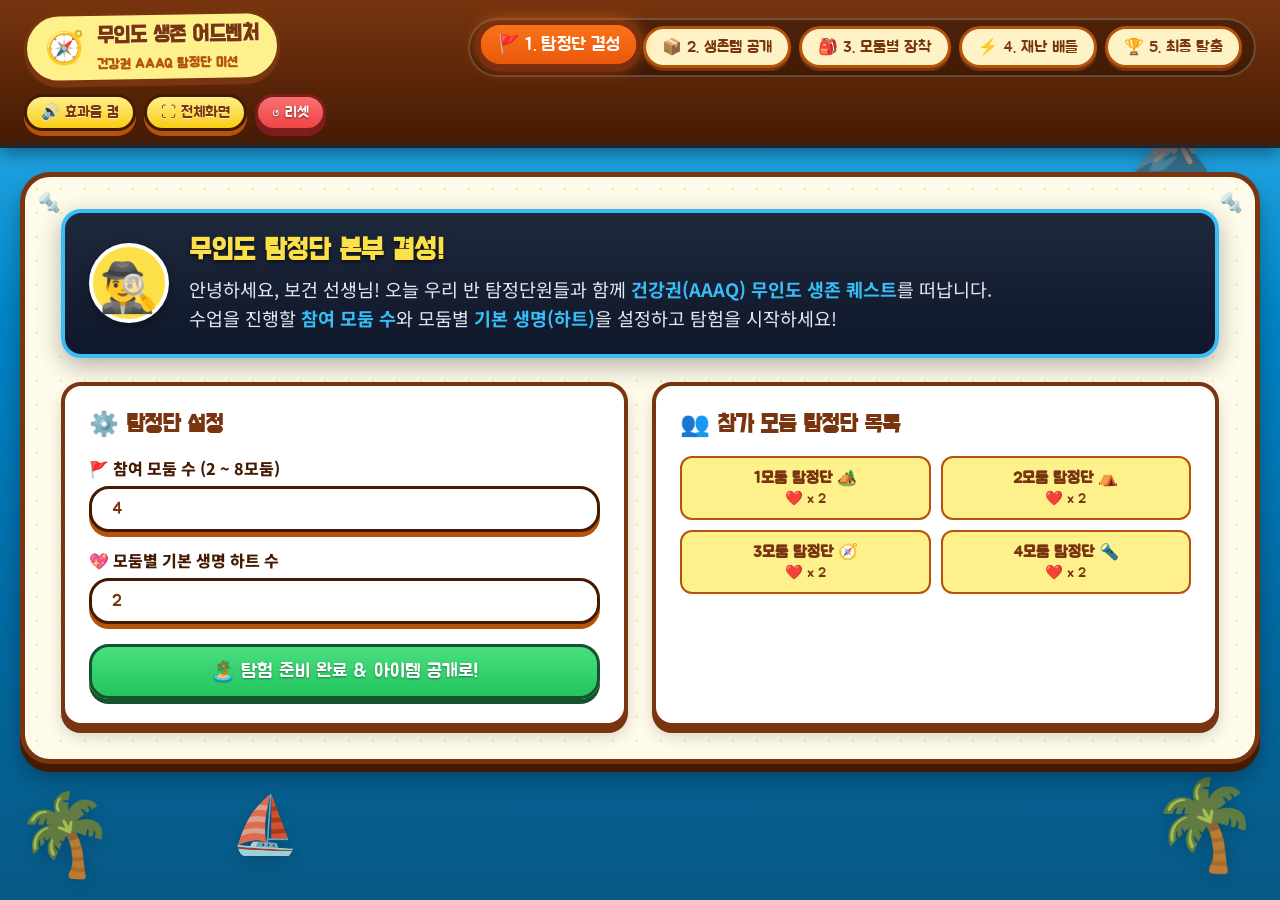
<file: AI연구회/index.html>
<!DOCTYPE html>
<html lang="ko">
<head>
  <meta charset="UTF-8">
  <meta name="viewport" content="width=device-width, initial-scale=1.0">
  <title>🏝️ 무인도에서 살아남기 · 건강권 AAAQ 어드벤처</title>
  <meta name="description" content="중학교 보건수업 건강권(AAAQ) 탐정단 무인도 생존 어드벤처 게임 및 교사용 대시보드">
  <link rel="stylesheet" href="css/style.css">
</head>
<body>

  <!-- Floating Island Environment Background Props -->
  <div class="game-bg-decorations">
    <div class="cloud cloud-1"></div>
    <div class="cloud cloud-2"></div>
    <div class="cloud cloud-3"></div>
    <div class="island-prop prop-palm-left">🌴</div>
    <div class="island-prop prop-palm-right">🌴</div>
    <div class="island-prop prop-volcano">🌋</div>
    <div class="island-prop prop-ship">⛵</div>
  </div>

  <!-- Game Top Navigation Header -->
  <header class="game-top-bar">
    <div class="game-nav-container">
      <div class="game-logo">
        <span class="compass-icon">🧭</span>
        <div>
          <h1>무인도 생존 어드벤처</h1>
          <span>건강권 AAAQ 탐정단 미션</span>
        </div>
      </div>

      <!-- Quest Stage Chips -->
      <nav class="quest-step-bar" aria-label="탐험 단계">
        <button class="quest-chip active" data-step="1">🚩 1. 탐정단 결성</button>
        <button class="quest-chip" data-step="2">📦 2. 생존템 공개</button>
        <button class="quest-chip" data-step="3">🎒 3. 모둠별 장착</button>
        <button class="quest-chip" data-step="4">⚡ 4. 재난 배틀</button>
        <button class="quest-chip" data-step="5">🏆 5. 최종 탈출</button>
      </nav>

      <!-- Quick Game Utility Controls -->
      <div style="display: flex; gap: 8px; align-items: center;">
        <button id="btnSoundToggle" class="game-btn" style="padding: 6px 14px; font-size: 0.95rem;">🔊 효과음 켬</button>
        <button id="btnFullscreen" class="game-btn" style="padding: 6px 14px; font-size: 0.95rem;">⛶ 전체화면</button>
        <button id="btnResetAll" class="game-btn game-btn-danger" style="padding: 6px 14px; font-size: 0.95rem;">↺ 리셋</button>
      </div>
    </div>
  </header>

  <!-- Main Game Stage -->
  <main class="game-main-stage">
    <!-- Step 1: 탐정단 결성 (모둠 설정) -->
    <section id="stepSection1" class="view-section active"></section>

    <!-- Step 2: 생존템 공개 (8가지 건강권 카드) -->
    <section id="stepSection2" class="view-section"></section>

    <!-- Step 3: 모둠별 장착 현황 (교사용 대시보드 인벤토리) -->
    <section id="stepSection3" class="view-section"></section>

    <!-- Step 4: 재난 배틀 시뮬레이션 (위기 극복 레이드) -->
    <section id="stepSection4" class="view-section"></section>

    <!-- Step 5: 최종 탈출 결과 & 건강권(AAAQ) 배움 정리 -->
    <section id="stepSection5" class="view-section"></section>
  </main>

  <!-- Sound & Application Logic -->
  <script src="js/app.js"></script>
</body>
</html>
</file>
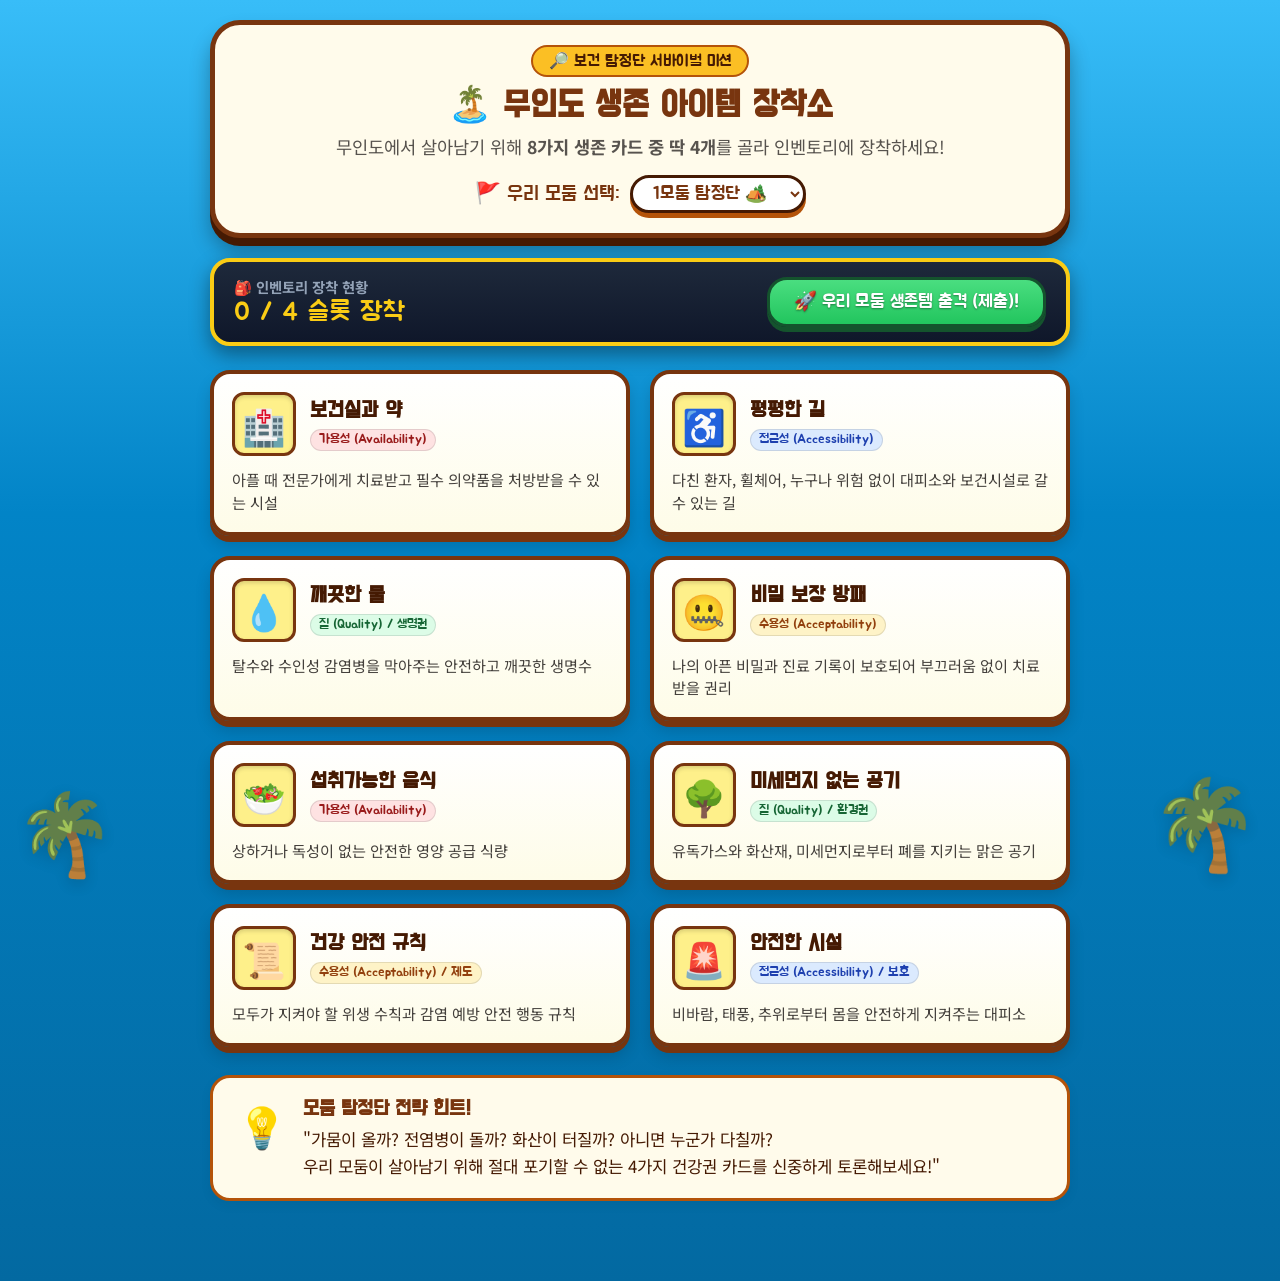
<file: AI연구회/student.html>
<!DOCTYPE html>
<html lang="ko">
<head>
  <meta charset="UTF-8">
  <meta name="viewport" content="width=device-width, initial-scale=1.0">
  <title>🎒 [학생용] 무인도 생존 아이템 장착소</title>
  <meta name="description" content="중학교 보건수업 건강권(AAAQ) 탐정단 학생용 생존 인벤토리 장착 화면">
  <link rel="stylesheet" href="css/style.css">
  <style>
    .student-page-body {
      background: linear-gradient(180deg, #38bdf8 0%, #0284c7 40%, #0369a1 100%);
      min-height: 100vh;
      padding: 20px 14px 80px;
    }
    .student-app-wrapper {
      max-width: 860px;
      margin: 0 auto;
      position: relative;
      z-index: 10;
    }
    .game-team-banner {
      background: #fffbeb;
      border: 5px solid #78350f;
      border-radius: var(--radius-lg);
      padding: 20px 24px;
      box-shadow: var(--box-shadow-game);
      text-align: center;
      margin-bottom: 20px;
      position: relative;
    }
    .game-team-banner h1 {
      font-family: var(--font-title);
      font-size: 2.2rem;
      color: #78350f;
      margin-bottom: 6px;
    }
    .inventory-status-bar {
      background: linear-gradient(180deg, #1e293b 0%, #0f172a 100%);
      border: 4px solid #facc15;
      border-radius: var(--radius-md);
      padding: 14px 20px;
      display: flex;
      justify-content: space-between;
      align-items: center;
      position: sticky;
      top: 12px;
      z-index: 90;
      box-shadow: 0 8px 20px rgba(0,0,0,0.4);
      margin-bottom: 20px;
    }
    .slot-counter-title {
      font-size: 0.9rem;
      color: #94a3b8;
      font-weight: 700;
    }
    .slot-counter-value {
      font-family: var(--font-game);
      font-size: 1.6rem;
      color: #facc15;
      letter-spacing: 1px;
    }
    .success-alert-box {
      display: none;
      background: linear-gradient(180deg, #dcfce7 0%, #bbf7d0 100%);
      border: 3px solid #16a34a;
      border-radius: var(--radius-md);
      padding: 16px;
      color: #14532d;
      font-family: var(--font-game);
      font-size: 1.2rem;
      text-align: center;
      margin-bottom: 20px;
      box-shadow: 0 6px 16px rgba(0,0,0,0.15);
      animation: popSuccess 0.3s cubic-bezier(0.34, 1.56, 0.64, 1);
    }
    .success-alert-box.active {
      display: block;
    }
    @keyframes popSuccess {
      from { transform: scale(0.9); opacity: 0; }
      to { transform: scale(1); opacity: 1; }
    }
  </style>
</head>
<body class="student-page-body">

  <!-- Background Animated Clouds and Island Props -->
  <div class="game-bg-decorations">
    <div class="cloud cloud-1"></div>
    <div class="cloud cloud-2"></div>
    <div class="island-prop prop-palm-left">🌴</div>
    <div class="island-prop prop-palm-right">🌴</div>
  </div>

  <div class="student-app-wrapper">
    <!-- Header Team Select -->
    <header class="game-team-banner">
      <div style="display: inline-block; background: #fbbf24; border: 2px solid #b45309; padding: 4px 16px; border-radius: var(--radius-full); font-family: var(--font-game); font-size: 1rem; color: #451a03; margin-bottom: 6px;">
        🔎 보건 탐정단 서바이벌 미션
      </div>
      <h1>🏝️ 무인도 생존 아이템 장착소</h1>
      <p style="font-size: 1.1rem; color: #57534e; margin-bottom: 16px;">
        무인도에서 살아남기 위해 <strong>8가지 생존 카드 중 딱 4개</strong>를 골라 인벤토리에 장착하세요!
      </p>

      <div style="display: flex; justify-content: center; align-items: center; gap: 10px;">
        <label for="selectMyTeam" style="font-family: var(--font-title); font-size: 1.3rem; color: #78350f;">
          🚩 우리 모둠 선택:
        </label>
        <select id="selectMyTeam" class="game-btn" style="padding: 6px 16px; font-size: 1.1rem; background: #ffffff; color: #78350f;">
          <option value="1">1모둠 탐정단 🏕️</option>
          <option value="2">2모둠 탐정단 ⛺</option>
          <option value="3">3모둠 탐정단 🧭</option>
          <option value="4">4모둠 탐정단 🔦</option>
          <option value="5">5모둠 탐정단 🗺️</option>
          <option value="6">6모둠 탐정단 🛡️</option>
          <option value="7">7모둠 탐정단 ⛵</option>
          <option value="8">8모둠 탐정단 🏝️</option>
        </select>
      </div>
    </header>

    <!-- Sticky Counter Bar -->
    <div class="inventory-status-bar">
      <div>
        <div class="slot-counter-title">🎒 인벤토리 장착 현황</div>
        <div class="slot-counter-value" id="slotCounter">0 / 4 슬롯 장착</div>
      </div>
      <button id="btnSubmitTeamPicks" class="game-btn game-btn-success" style="font-size: 1.15rem; padding: 10px 24px;">
        🚀 우리 모둠 생존템 출격 (제출)!
      </button>
    </div>

    <!-- Success Feedback Notification -->
    <div id="successToast" class="success-alert-box">
      🎉 <span id="toastTeamName">1모둠</span>의 생존 아이템 4개가 <strong>교사용 대시보드 화면에 성공적으로 전송</strong>되었습니다!
    </div>

    <!-- 8 Survival Cards Grid -->
    <div class="game-items-grid" id="studentItemsGrid">
      <!-- Injected via JS -->
    </div>

    <!-- Strategy Coaching Box -->
    <div class="teacher-quest-guide" style="margin-top: 28px; background: #fffbeb; border-color: #b45309;">
      <span class="guide-icon">💡</span>
      <div>
        <h5 style="color: #78350f;">모둠 탐정단 전략 힌트!</h5>
        <p style="color: #451a03;">
          "가뭄이 올까? 전염병이 돌까? 화산이 터질까? 아니면 누군가 다칠까?<br>
          우리 모둠이 살아남기 위해 절대 포기할 수 없는 4가지 건강권 카드를 신중하게 토론해보세요!"
        </p>
      </div>
    </div>
  </div>

  <script>
    const SURVIVAL_ITEMS = [
      {
        id: "health_room",
        name: "보건실과 약",
        icon: "🏥",
        categoryName: "가용성 (Availability)",
        tagClass: "aaaq-tag-a1",
        desc: "아플 때 전문가에게 치료받고 필수 의약품을 처방받을 수 있는 시설"
      },
      {
        id: "flat_path",
        name: "평평한 길",
        icon: "♿",
        categoryName: "접근성 (Accessibility)",
        tagClass: "aaaq-tag-a2",
        desc: "다친 환자, 휠체어, 누구나 위험 없이 대피소와 보건시설로 갈 수 있는 길"
      },
      {
        id: "clean_water",
        name: "깨끗한 물",
        icon: "💧",
        categoryName: "질 (Quality) / 생명권",
        tagClass: "aaaq-tag-q",
        desc: "탈수와 수인성 감염병을 막아주는 안전하고 깨끗한 생명수"
      },
      {
        id: "privacy_shield",
        name: "비밀 보장 방패",
        icon: "🤐",
        categoryName: "수용성 (Acceptability)",
        tagClass: "aaaq-tag-a3",
        desc: "나의 아픈 비밀과 진료 기록이 보호되어 부끄러움 없이 치료받을 권리"
      },
      {
        id: "safe_food",
        name: "섭취가능한 음식",
        icon: "🥗",
        categoryName: "가용성 (Availability)",
        tagClass: "aaaq-tag-a1",
        desc: "상하거나 독성이 없는 안전한 영양 공급 식량"
      },
      {
        id: "clean_air",
        name: "미세먼지 없는 공기",
        icon: "🌳",
        categoryName: "질 (Quality) / 환경권",
        tagClass: "aaaq-tag-q",
        desc: "유독가스와 화산재, 미세먼지로부터 폐를 지키는 맑은 공기"
      },
      {
        id: "safety_rules",
        name: "건강 안전 규칙",
        icon: "📜",
        categoryName: "수용성 (Acceptability) / 제도",
        tagClass: "aaaq-tag-a3",
        desc: "모두가 지켜야 할 위생 수칙과 감염 예방 안전 행동 규칙"
      },
      {
        id: "safe_facility",
        name: "안전한 시설",
        icon: "🚨",
        categoryName: "접근성 (Accessibility) / 보호",
        tagClass: "aaaq-tag-a2",
        desc: "비바람, 태풍, 추위로부터 몸을 안전하게 지켜주는 대피소"
      }
    ];

    let selectedItemIds = [];
    let broadcastChannel = null;

    if ('BroadcastChannel' in window) {
      broadcastChannel = new BroadcastChannel('health_rights_island_sync');
    }

    // Audio synthesizer
    const playTone = (freq, type = 'sine', duration = 0.1) => {
      try {
        const AudioCtx = window.AudioContext || window.webkitAudioContext;
        if (!AudioCtx) return;
        const ctx = new AudioCtx();
        const osc = ctx.createOscillator();
        const gain = ctx.createGain();
        osc.type = type;
        osc.frequency.setValueAtTime(freq, ctx.currentTime);
        gain.gain.setValueAtTime(0.2, ctx.currentTime);
        gain.gain.exponentialRampToValueAtTime(0.0001, ctx.currentTime + duration);
        osc.connect(gain);
        gain.connect(ctx.destination);
        osc.start();
        osc.stop(ctx.currentTime + duration);
      } catch (e) {}
    };

    function renderCards() {
      const grid = document.getElementById('studentItemsGrid');
      grid.innerHTML = SURVIVAL_ITEMS.map(item => {
        const isSelected = selectedItemIds.includes(item.id);
        return `
          <div class="game-item-card ${isSelected ? 'selected' : ''}" data-id="${item.id}">
            <div class="game-item-header">
              <div class="game-item-icon-frame">${item.icon}</div>
              <div class="game-item-title">
                <h4>${item.name}</h4>
                <span class="aaaq-badge ${item.tagClass}">${item.categoryName}</span>
              </div>
            </div>
            <div class="game-item-body">
              ${item.desc}
            </div>
          </div>
        `;
      }).join('');

      grid.querySelectorAll('.game-item-card').forEach(card => {
        card.addEventListener('click', () => {
          const id = card.dataset.id;
          if (selectedItemIds.includes(id)) {
            selectedItemIds = selectedItemIds.filter(itemId => itemId !== id);
            playTone(380, 'triangle', 0.08);
          } else {
            if (selectedItemIds.length >= 4) {
              alert("인벤토리가 가득 찼습니다! (최대 4개) 다른 아이템으로 바꾸려면 기존 아이템을 클릭해 장착 해제하세요.");
              return;
            }
            selectedItemIds.push(id);
            playTone(750, 'sine', 0.12);
          }
          updateCounter();
          renderCards();
        });
      });
    }

    function updateCounter() {
      const slotCounter = document.getElementById('slotCounter');
      slotCounter.textContent = `${selectedItemIds.length} / 4 슬롯 장착`;
      if (selectedItemIds.length === 4) {
        slotCounter.style.color = '#4ade80';
      } else {
        slotCounter.style.color = '#facc15';
      }
    }

    document.getElementById('btnSubmitTeamPicks').addEventListener('click', () => {
      const teamNum = document.getElementById('selectMyTeam').value;
      const teamId = `team_${teamNum}`;

      if (selectedItemIds.length !== 4) {
        alert(`생존 아이템을 4개 모두 채워야 출격할 수 있습니다! (현재: ${selectedItemIds.length}개)`);
        return;
      }

      if (broadcastChannel) {
        broadcastChannel.postMessage({
          type: 'TEAM_SELECTION_UPDATED',
          payload: {
            teamId: teamId,
            selectedItems: selectedItemIds
          }
        });
      }

      try {
        const saved = localStorage.getItem('health_island_state');
        if (saved) {
          const parsed = JSON.parse(saved);
          if (parsed.teams) {
            const t = parsed.teams.find(tm => tm.id === teamId || tm.num == teamNum);
            if (t) {
              t.selectedItems = [...selectedItemIds];
              localStorage.setItem('health_island_state', JSON.stringify(parsed));
            }
          }
        }
      } catch (e) {}

      playTone(523, 'triangle', 0.15);
      setTimeout(() => playTone(659, 'triangle', 0.15), 100);
      setTimeout(() => playTone(783, 'triangle', 0.2), 200);

      const toast = document.getElementById('successToast');
      document.getElementById('toastTeamName').textContent = `${teamNum}모둠`;
      toast.classList.add('active');
      window.scrollTo({ top: 0, behavior: 'smooth' });
    });

    const urlParams = new URLSearchParams(window.location.search);
    const teamParam = urlParams.get('team');
    if (teamParam) {
      document.getElementById('selectMyTeam').value = teamParam;
    }

    renderCards();
    updateCounter();
  </script>
</body>
</html>
</file>
<file: AI연구회/css/style.css>
/* ==========================================================================
   무인도에서 살아남기 · 건강권 AAAQ 어드벤처 게임 UI (Game Theme)
   ========================================================================== */

@import url('https://fonts.googleapis.com/css2?family=Jua&family=Do+Hyeon&family=Noto+Sans+KR:wght@400;600;800;900&display=swap');

:root {
  --font-game: 'Jua', cursive, sans-serif;
  --font-title: 'Do Hyeon', sans-serif;
  --font-body: 'Noto Sans KR', sans-serif;

  /* Island & Ocean Theme Palette */
  --ocean-sky-top: #38bdf8;
  --ocean-sky-bot: #bae6fd;
  --ocean-deep-water: #0369a1;
  --ocean-wave-light: #0284c7;
  
  --island-sand: #fef08a;
  --island-sand-shadow: #eab308;
  --island-wood: #854d0e;
  --island-wood-dark: #451a03;
  --island-wood-light: #b45309;
  
  --game-gold: #fbbf24;
  --game-gold-border: #d97706;
  --game-neon-green: #22c55e;
  --game-neon-red: #ef4444;
  --game-neon-blue: #3b82f6;
  --game-neon-purple: #a855f7;

  --panel-bg: rgba(255, 255, 255, 0.94);
  --panel-wood-bg: #fffbeb;
  --game-border-dark: #292524;
  
  --box-shadow-game: 0 8px 0 var(--island-wood-dark), 0 14px 20px rgba(0,0,0,0.3);
  --box-shadow-card: 0 6px 0 #78350f, 0 10px 15px rgba(0,0,0,0.15);
  --box-shadow-btn: 0 5px 0 #b45309;
  --box-shadow-btn-pressed: 0 2px 0 #b45309;

  --radius-sm: 12px;
  --radius-md: 20px;
  --radius-lg: 30px;
  --radius-full: 9999px;
}

* {
  box-sizing: border-box;
  margin: 0;
  padding: 0;
  -webkit-font-smoothing: antialiased;
}

body {
  font-family: var(--font-body);
  background: linear-gradient(180deg, #38bdf8 0%, #0284c7 35%, #0369a1 70%, #075985 100%);
  color: #1c1917;
  min-height: 100vh;
  position: relative;
  overflow-x: hidden;
  user-select: none;
}

/* Background Animated Island Environment */
.game-bg-decorations {
  position: fixed;
  top: 0;
  left: 0;
  width: 100vw;
  height: 100vh;
  pointer-events: none;
  z-index: 0;
  overflow: hidden;
}

/* Floating Clouds */
.cloud {
  position: absolute;
  background: rgba(255, 255, 255, 0.75);
  border-radius: var(--radius-full);
  filter: drop-shadow(0 4px 6px rgba(0,0,0,0.05));
  animation: floatCloud linear infinite;
}

.cloud-1 { top: 6%; width: 140px; height: 45px; left: -150px; animation-duration: 38s; }
.cloud-2 { top: 18%; width: 220px; height: 65px; left: -250px; animation-duration: 52s; animation-delay: 8s; }
.cloud-3 { top: 12%; width: 180px; height: 55px; left: -200px; animation-duration: 44s; animation-delay: 18s; }

@keyframes floatCloud {
  0% { transform: translateX(-200px); }
  100% { transform: translateX(calc(100vw + 400px)); }
}

/* Floating Seagulls / Island Elements */
.island-prop {
  position: absolute;
  font-size: 3rem;
  opacity: 0.85;
  filter: drop-shadow(0 4px 8px rgba(0,0,0,0.2));
  animation: bobProp 4s ease-in-out infinite alternate;
}

.prop-palm-left { bottom: 15px; left: 15px; font-size: 5rem; z-index: 1; }
.prop-palm-right { bottom: 20px; right: 20px; font-size: 5.5rem; z-index: 1; }
.prop-volcano { top: 80px; right: 5%; font-size: 4.5rem; opacity: 0.6; }
.prop-ship { bottom: 40px; left: 18%; font-size: 3.5rem; animation-duration: 6s; }

@keyframes bobProp {
  0% { transform: translateY(0) rotate(0deg); }
  100% { transform: translateY(-12px) rotate(4deg); }
}

/* Header Game Bar */
.game-top-bar {
  background: linear-gradient(180deg, #78350f 0%, #451a03 100%);
  border-bottom: 5px solid #292524;
  padding: 12px 24px;
  position: sticky;
  top: 0;
  z-index: 100;
  box-shadow: 0 6px 16px rgba(0,0,0,0.4);
}

.game-nav-container {
  max-width: 1440px;
  margin: 0 auto;
  display: flex;
  justify-content: space-between;
  align-items: center;
  flex-wrap: wrap;
  gap: 12px;
}

.game-logo {
  display: flex;
  align-items: center;
  gap: 12px;
  background: #fef08a;
  border: 3px solid #78350f;
  padding: 6px 18px;
  border-radius: var(--radius-full);
  box-shadow: 0 4px 0 #78350f;
  transform: rotate(-1deg);
}

.game-logo .compass-icon {
  font-size: 2rem;
  animation: spinSlow 12s linear infinite;
}

@keyframes spinSlow {
  from { transform: rotate(0deg); }
  to { transform: rotate(360deg); }
}

.game-logo h1 {
  font-family: var(--font-title);
  font-size: 1.4rem;
  color: #78350f;
  letter-spacing: -0.5px;
  text-shadow: 1px 1px 0 #fef9c3;
}

.game-logo span {
  font-family: var(--font-game);
  font-size: 0.85rem;
  color: #b45309;
  font-weight: 800;
}

/* Quest Step Navigator (Island Quest Map Stages) */
.quest-step-bar {
  display: flex;
  align-items: center;
  gap: 8px;
  background: rgba(0,0,0,0.3);
  padding: 6px 12px;
  border-radius: var(--radius-full);
  border: 2px solid rgba(255,255,255,0.2);
}

.quest-chip {
  font-family: var(--font-game);
  font-size: 1rem;
  padding: 8px 16px;
  border-radius: var(--radius-full);
  background: #fef3c7;
  border: 3px solid #b45309;
  color: #78350f;
  cursor: pointer;
  display: flex;
  align-items: center;
  gap: 6px;
  box-shadow: 0 3px 0 #78350f;
  transition: all 0.15s cubic-bezier(0.34, 1.56, 0.64, 1);
}

.quest-chip:hover {
  transform: translateY(-3px) scale(1.03);
  background: #fde047;
}

.quest-chip.active {
  background: linear-gradient(180deg, #f97316 0%, #ea580c 100%);
  border-color: #7c2d12;
  color: #ffffff;
  box-shadow: 0 4px 0 #7c2d12, 0 0 15px rgba(249, 115, 22, 0.7);
  transform: translateY(-3px) scale(1.06);
  font-size: 1.05rem;
}

.quest-chip.completed {
  background: linear-gradient(180deg, #4ade80 0%, #22c55e 100%);
  border-color: #14532d;
  color: #ffffff;
  box-shadow: 0 3px 0 #14532d;
}

/* Game Buttons */
.game-btn {
  font-family: var(--font-game);
  font-size: 1.05rem;
  padding: 10px 20px;
  border-radius: var(--radius-md);
  border: 3px solid #451a03;
  cursor: pointer;
  display: inline-flex;
  align-items: center;
  justify-content: center;
  gap: 8px;
  background: linear-gradient(180deg, #fef08a 0%, #facc15 100%);
  color: #78350f;
  box-shadow: var(--box-shadow-btn);
  transition: all 0.1s ease;
  text-shadow: 0 1px 0 rgba(255,255,255,0.6);
}

.game-btn:hover {
  transform: translateY(-2px);
  filter: brightness(1.08);
  box-shadow: 0 7px 0 #b45309;
}

.game-btn:active {
  transform: translateY(3px);
  box-shadow: var(--box-shadow-btn-pressed);
}

.game-btn-danger {
  background: linear-gradient(180deg, #f87171 0%, #ef4444 100%);
  color: #ffffff;
  border-color: #7f1d1d;
  box-shadow: 0 5px 0 #7f1d1d;
  text-shadow: 0 1px 2px rgba(0,0,0,0.5);
}
.game-btn-danger:hover { box-shadow: 0 7px 0 #7f1d1d; }
.game-btn-danger:active { box-shadow: 0 2px 0 #7f1d1d; }

.game-btn-success {
  background: linear-gradient(180deg, #4ade80 0%, #22c55e 100%);
  color: #ffffff;
  border-color: #14532d;
  box-shadow: 0 5px 0 #14532d;
  text-shadow: 0 1px 2px rgba(0,0,0,0.4);
}
.game-btn-success:hover { box-shadow: 0 7px 0 #14532d; }

.game-btn-blue {
  background: linear-gradient(180deg, #38bdf8 0%, #0284c7 100%);
  color: #ffffff;
  border-color: #082f49;
  box-shadow: 0 5px 0 #082f49;
  text-shadow: 0 1px 2px rgba(0,0,0,0.4);
}

/* Main Container Area */
.game-main-stage {
  max-width: 1440px;
  margin: 24px auto;
  padding: 0 20px 80px;
  position: relative;
  z-index: 10;
}

/* Main Board / Wood Parchment Panel */
.game-parchment-panel {
  background: #fffbeb;
  background-image: 
    radial-gradient(#fde68a 1.5px, transparent 1.5px),
    radial-gradient(#fde68a 1.5px, #fffbeb 1.5px);
  background-size: 24px 24px;
  border: 5px solid #78350f;
  border-radius: var(--radius-lg);
  padding: 32px 36px;
  box-shadow: var(--box-shadow-game);
  position: relative;
  margin-bottom: 24px;
}

/* Corner Rivets on Panels */
.game-parchment-panel::before,
.game-parchment-panel::after {
  content: "🔩";
  position: absolute;
  font-size: 1.2rem;
  opacity: 0.6;
}
.game-parchment-panel::before { top: 10px; left: 12px; }
.game-parchment-panel::after { top: 10px; right: 12px; }

/* Story Banner & Dialog */
.story-dialog-box {
  background: linear-gradient(180deg, #1e293b 0%, #0f172a 100%);
  border: 4px solid #38bdf8;
  border-radius: var(--radius-md);
  padding: 20px 24px;
  color: #f8fafc;
  display: flex;
  gap: 20px;
  align-items: center;
  box-shadow: 0 8px 24px rgba(0,0,0,0.3);
  margin-bottom: 24px;
  position: relative;
}

.story-avatar-box {
  width: 80px;
  height: 80px;
  border-radius: var(--radius-full);
  background: #fde047;
  border: 4px solid #fff;
  display: flex;
  align-items: center;
  justify-content: center;
  font-size: 3rem;
  flex-shrink: 0;
  box-shadow: 0 4px 10px rgba(0,0,0,0.3);
  animation: avatarBounce 3s infinite ease-in-out;
}

@keyframes avatarBounce {
  0%, 100% { transform: translateY(0); }
  50% { transform: translateY(-6px); }
}

.story-text-content h2 {
  font-family: var(--font-title);
  font-size: 1.8rem;
  color: #fde047;
  margin-bottom: 6px;
  text-shadow: 0 2px 4px rgba(0,0,0,0.6);
}

.story-text-content p {
  font-size: 1.15rem;
  line-height: 1.6;
  color: #e2e8f0;
}

.story-text-content strong {
  color: #38bdf8;
}

/* 8 Survival Cards Grid (RPG Item Style) */
.game-items-grid {
  display: grid;
  grid-template-columns: repeat(auto-fill, minmax(290px, 1fr));
  gap: 20px;
  margin-top: 24px;
}

.game-item-card {
  background: linear-gradient(180deg, #ffffff 0%, #fefce8 100%);
  border: 4px solid #78350f;
  border-radius: var(--radius-md);
  padding: 18px;
  box-shadow: var(--box-shadow-card);
  position: relative;
  transition: all 0.2s cubic-bezier(0.34, 1.56, 0.64, 1);
  cursor: pointer;
  overflow: hidden;
}

.game-item-card:hover {
  transform: translateY(-6px) scale(1.02);
  box-shadow: 0 12px 0 #78350f, 0 16px 24px rgba(0,0,0,0.25);
  border-color: #b45309;
}

.game-item-card.selected {
  background: linear-gradient(180deg, #ecfdf5 0%, #d1fae5 100%);
  border-color: #15803d;
  box-shadow: 0 6px 0 #15803d, 0 0 20px rgba(34, 197, 94, 0.4);
}

.game-item-card.selected::before {
  content: "✨ 장착 완료";
  position: absolute;
  top: 10px;
  right: 12px;
  background: #15803d;
  color: white;
  font-family: var(--font-game);
  font-size: 0.8rem;
  padding: 3px 10px;
  border-radius: var(--radius-full);
  box-shadow: 0 2px 4px rgba(0,0,0,0.2);
}

.game-item-icon-frame {
  width: 64px;
  height: 64px;
  background: #fef08a;
  border: 3px solid #78350f;
  border-radius: var(--radius-sm);
  display: flex;
  align-items: center;
  justify-content: center;
  font-size: 2.2rem;
  box-shadow: inset 0 2px 4px rgba(0,0,0,0.15);
  flex-shrink: 0;
}

.game-item-header {
  display: flex;
  align-items: center;
  gap: 14px;
  margin-bottom: 12px;
}

.game-item-title h4 {
  font-family: var(--font-title);
  font-size: 1.35rem;
  color: #451a03;
}

.aaaq-badge {
  display: inline-block;
  font-family: var(--font-game);
  font-size: 0.8rem;
  padding: 2px 8px;
  border-radius: var(--radius-full);
  margin-top: 3px;
  border: 1px solid rgba(0,0,0,0.1);
}

.aaaq-tag-a1 { background: #fee2e2; color: #991b1b; }
.aaaq-tag-a2 { background: #dbeafe; color: #1e40af; }
.aaaq-tag-a3 { background: #fef3c7; color: #92400e; }
.aaaq-tag-q  { background: #dcfce7; color: #166534; }

.game-item-body {
  font-size: 0.95rem;
  color: #44403c;
  line-height: 1.5;
}

/* Teacher Dashboard: Teams Camp Grid */
.teams-camp-grid {
  display: grid;
  grid-template-columns: repeat(auto-fit, minmax(340px, 1fr));
  gap: 24px;
  margin-top: 24px;
}

.team-camp-box {
  background: linear-gradient(180deg, #ffffff 0%, #fffbeb 100%);
  border: 4px solid #78350f;
  border-radius: var(--radius-lg);
  padding: 22px;
  box-shadow: var(--box-shadow-card);
  position: relative;
  transition: all 0.3s cubic-bezier(0.34, 1.56, 0.64, 1);
}

.team-camp-box.eliminated {
  background: linear-gradient(180deg, #fee2e2 0%, #fecaca 100%);
  border-color: #b91c1c;
  box-shadow: 0 6px 0 #7f1d1d;
  opacity: 0.9;
}

.team-camp-box.eliminated::after {
  content: "☠️ 구조선 대기 (탈락)";
  position: absolute;
  top: -14px;
  right: 18px;
  background: #b91c1c;
  color: white;
  font-family: var(--font-game);
  padding: 4px 14px;
  border-radius: var(--radius-full);
  font-size: 0.9rem;
  box-shadow: 0 3px 6px rgba(0,0,0,0.3);
  border: 2px solid #fff;
}

.team-camp-header {
  display: flex;
  justify-content: space-between;
  align-items: center;
  border-bottom: 3px dashed #d6d3d1;
  padding-bottom: 12px;
  margin-bottom: 14px;
}

.team-camp-title {
  font-family: var(--font-title);
  font-size: 1.5rem;
  color: #78350f;
  display: flex;
  align-items: center;
  gap: 8px;
}

.pixel-hearts-bar {
  display: flex;
  gap: 4px;
  font-size: 1.8rem;
  filter: drop-shadow(0 2px 4px rgba(0,0,0,0.15));
}

.pixel-heart {
  display: inline-block;
  transition: transform 0.2s;
  animation: heartPulse 1.8s infinite ease-in-out;
}

@keyframes heartPulse {
  0%, 100% { transform: scale(1); }
  50% { transform: scale(1.15); }
}

.pixel-heart.lost {
  filter: grayscale(100%) opacity(0.3);
  animation: none;
}

/* 4 Inventory Slots Grid */
.inventory-slots-row {
  display: grid;
  grid-template-columns: repeat(2, 1fr);
  gap: 10px;
  margin: 14px 0;
  min-height: 90px;
}

.inventory-slot {
  background: #f5f5f4;
  border: 2px solid #d6d3d1;
  border-radius: var(--radius-sm);
  padding: 8px 10px;
  display: flex;
  align-items: center;
  gap: 8px;
  font-family: var(--font-game);
  font-size: 0.95rem;
  color: #44403c;
  box-shadow: inset 0 2px 4px rgba(0,0,0,0.06);
}

.inventory-slot.occupied {
  background: #ecfdf5;
  border-color: #22c55e;
  color: #15803d;
  box-shadow: 0 2px 0 #22c55e;
}

.inventory-slot.match-disaster {
  background: #dcfce7;
  border-color: #16a34a;
  color: #15803d;
  font-weight: 900;
  animation: slotGlow 1s infinite alternate;
}

@keyframes slotGlow {
  0% { transform: scale(1); box-shadow: 0 0 5px #22c55e; }
  100% { transform: scale(1.05); box-shadow: 0 0 15px #16a34a; }
}

.inventory-slot.empty-slot {
  border-style: dashed;
  color: #a8a29e;
  justify-content: center;
}

/* Disaster Battle Arena (Boss Raid Theme) */
.disaster-battle-arena {
  background: linear-gradient(180deg, #1e1b4b 0%, #312e81 100%);
  border: 6px solid #f43f5e;
  border-radius: var(--radius-lg);
  padding: 30px;
  color: #ffffff;
  text-align: center;
  box-shadow: 0 12px 30px rgba(0,0,0,0.5);
  margin-bottom: 28px;
  position: relative;
  overflow: hidden;
}

.disaster-battle-arena::before {
  content: "⚡";
  font-size: 15rem;
  position: absolute;
  top: -30px;
  right: -20px;
  opacity: 0.1;
  pointer-events: none;
}

.disaster-phase-badge {
  display: inline-block;
  background: #f43f5e;
  color: #ffffff;
  font-family: var(--font-game);
  font-size: 1.15rem;
  padding: 4px 20px;
  border-radius: var(--radius-full);
  box-shadow: 0 4px 0 #9f1239;
  margin-bottom: 12px;
}

.disaster-boss-title {
  font-family: var(--font-title);
  font-size: 2.6rem;
  color: #fde047;
  text-shadow: 0 4px 10px rgba(0,0,0,0.8);
  margin-bottom: 12px;
}

.disaster-boss-story {
  font-size: 1.25rem;
  line-height: 1.6;
  max-width: 850px;
  margin: 0 auto 20px;
  color: #f1f5f9;
}

.disaster-shield-card-box {
  background: rgba(255,255,255,0.15);
  border: 3px solid #38bdf8;
  backdrop-filter: blur(8px);
  padding: 12px 28px;
  border-radius: var(--radius-full);
  display: inline-flex;
  align-items: center;
  gap: 12px;
  font-family: var(--font-game);
  font-size: 1.35rem;
  color: #38bdf8;
  box-shadow: 0 0 20px rgba(56, 189, 248, 0.4);
  animation: popAnswer 0.4s cubic-bezier(0.34, 1.56, 0.64, 1);
}

.disaster-quiz-box {
  background: rgba(251, 191, 36, 0.2);
  border: 3px dashed #facc15;
  backdrop-filter: blur(8px);
  padding: 14px 28px;
  border-radius: var(--radius-full);
  display: inline-flex;
  align-items: center;
  gap: 12px;
  font-family: var(--font-game);
  font-size: 1.3rem;
  color: #fde047;
  box-shadow: 0 0 15px rgba(250, 204, 21, 0.3);
  animation: quizGlow 1.5s infinite alternate;
}

@keyframes quizGlow {
  0% { transform: scale(1); border-color: #facc15; }
  100% { transform: scale(1.02); border-color: #fef08a; box-shadow: 0 0 25px rgba(250, 204, 21, 0.6); }
}

@keyframes popAnswer {
  0% { transform: scale(0.85); opacity: 0; }
  100% { transform: scale(1); opacity: 1; }
}

.disaster-boss-penalty {
  color: #fb7185;
  font-weight: 800;
  font-size: 1.1rem;
  margin-top: 14px;
}


/* Discussion / Teacher Quest Guide */
.teacher-quest-guide {
  background: linear-gradient(180deg, #f0fdf4 0%, #dcfce7 100%);
  border: 3px solid #22c55e;
  border-radius: var(--radius-md);
  padding: 18px 24px;
  display: flex;
  gap: 16px;
  align-items: flex-start;
  margin-top: 24px;
  box-shadow: 0 4px 12px rgba(0,0,0,0.06);
}

.teacher-quest-guide .guide-icon {
  font-size: 2.5rem;
  flex-shrink: 0;
}

.teacher-quest-guide h5 {
  font-family: var(--font-title);
  font-size: 1.3rem;
  color: #14532d;
  margin-bottom: 4px;
}

.teacher-quest-guide p {
  font-size: 1.05rem;
  color: #166534;
  line-height: 1.6;
}

/* Step 5: Final Result Trophies */
.trophy-showcase-grid {
  display: grid;
  grid-template-columns: repeat(auto-fit, minmax(320px, 1fr));
  gap: 24px;
  margin-top: 24px;
}

.aaaq-recap-grid {
  display: grid;
  grid-template-columns: repeat(auto-fit, minmax(280px, 1fr));
  gap: 18px;
  margin-top: 20px;
}

.aaaq-recap-card {
  background: #ffffff;
  border: 4px solid #78350f;
  border-radius: var(--radius-md);
  padding: 20px;
  box-shadow: var(--box-shadow-card);
  position: relative;
}

.aaaq-recap-card h4 {
  font-family: var(--font-title);
  font-size: 1.4rem;
  margin-bottom: 8px;
}

.card-theme-a1 { border-top: 10px solid #ef4444; }
.card-theme-a2 { border-top: 10px solid #3b82f6; }
.card-theme-a3 { border-top: 10px solid #f59e0b; }
.card-theme-q  { border-top: 10px solid #10b981; }

/* Responsive adjustments */
@media (max-width: 900px) {
  .game-nav-container { flex-direction: column; align-items: stretch; }
  .quest-step-bar { overflow-x: auto; }
  .story-dialog-box { flex-direction: column; text-align: center; }
  .disaster-boss-title { font-size: 1.8rem; }
}
</file>
